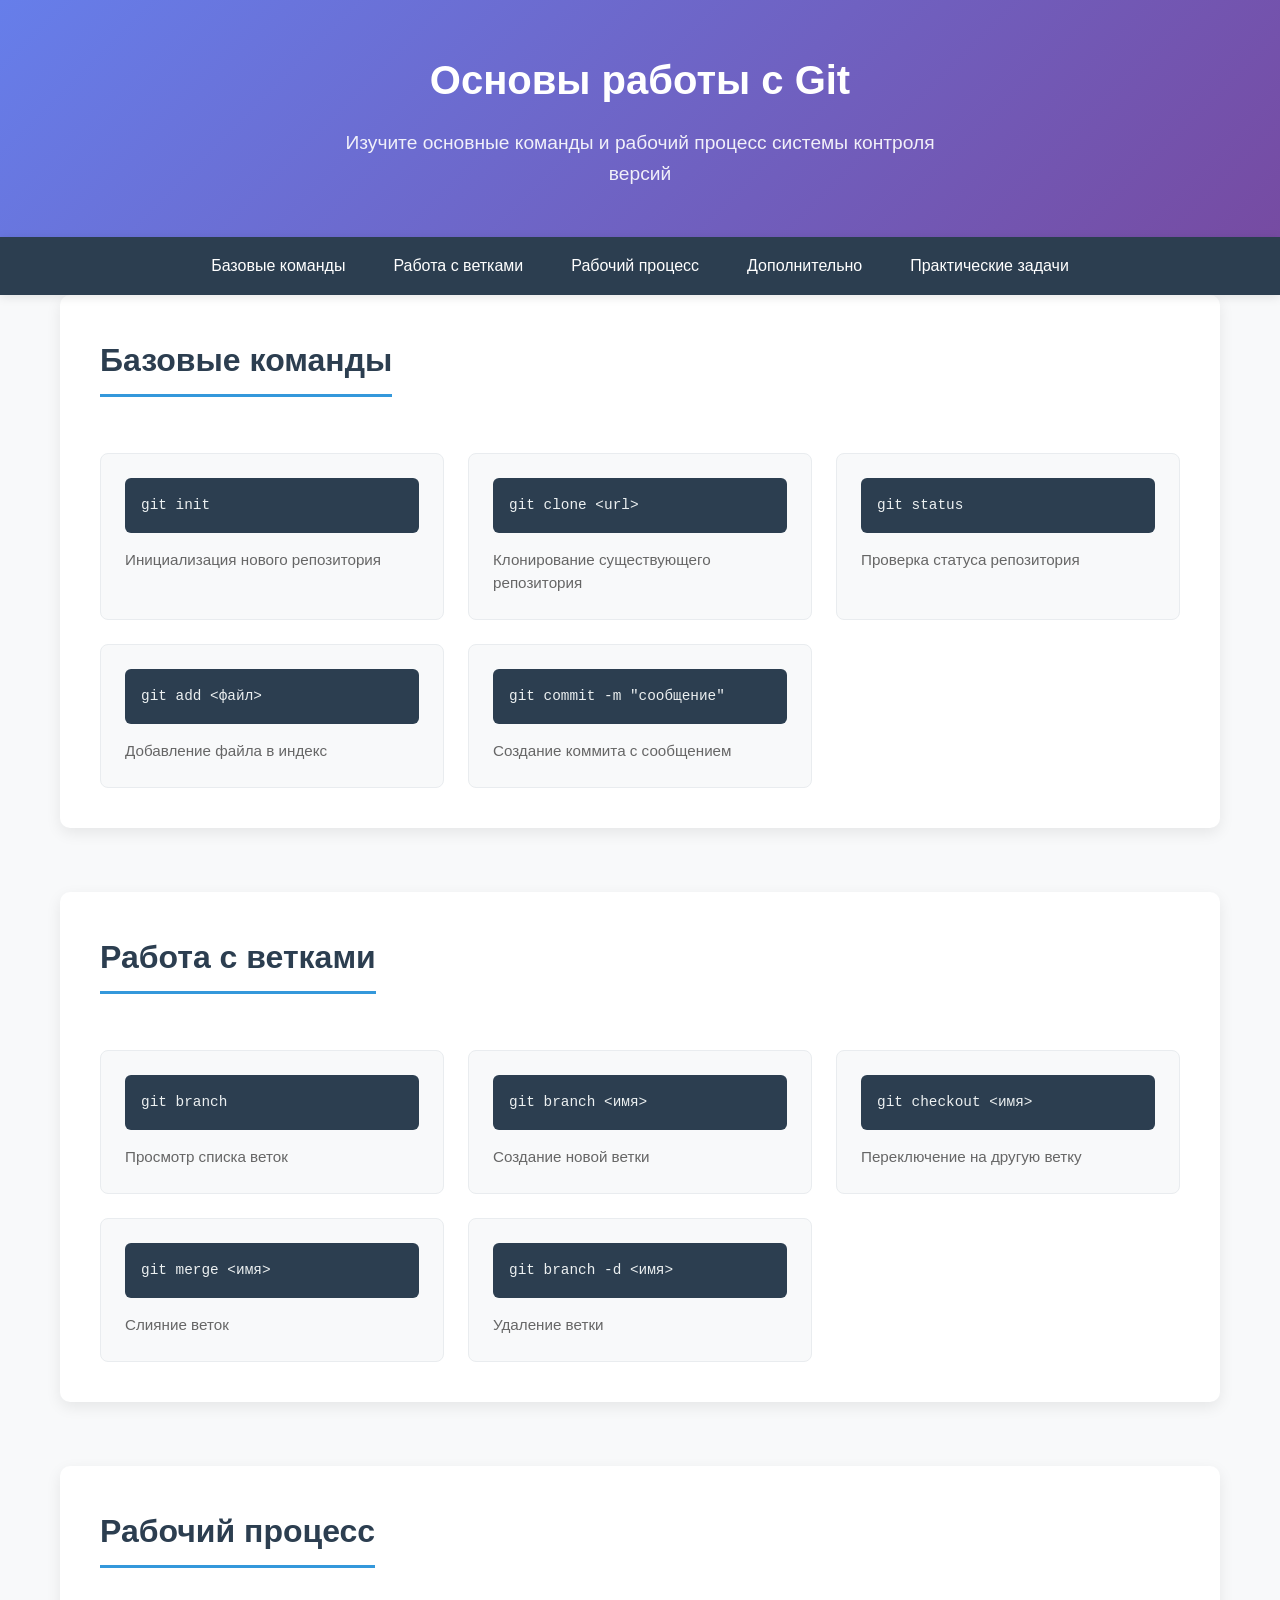
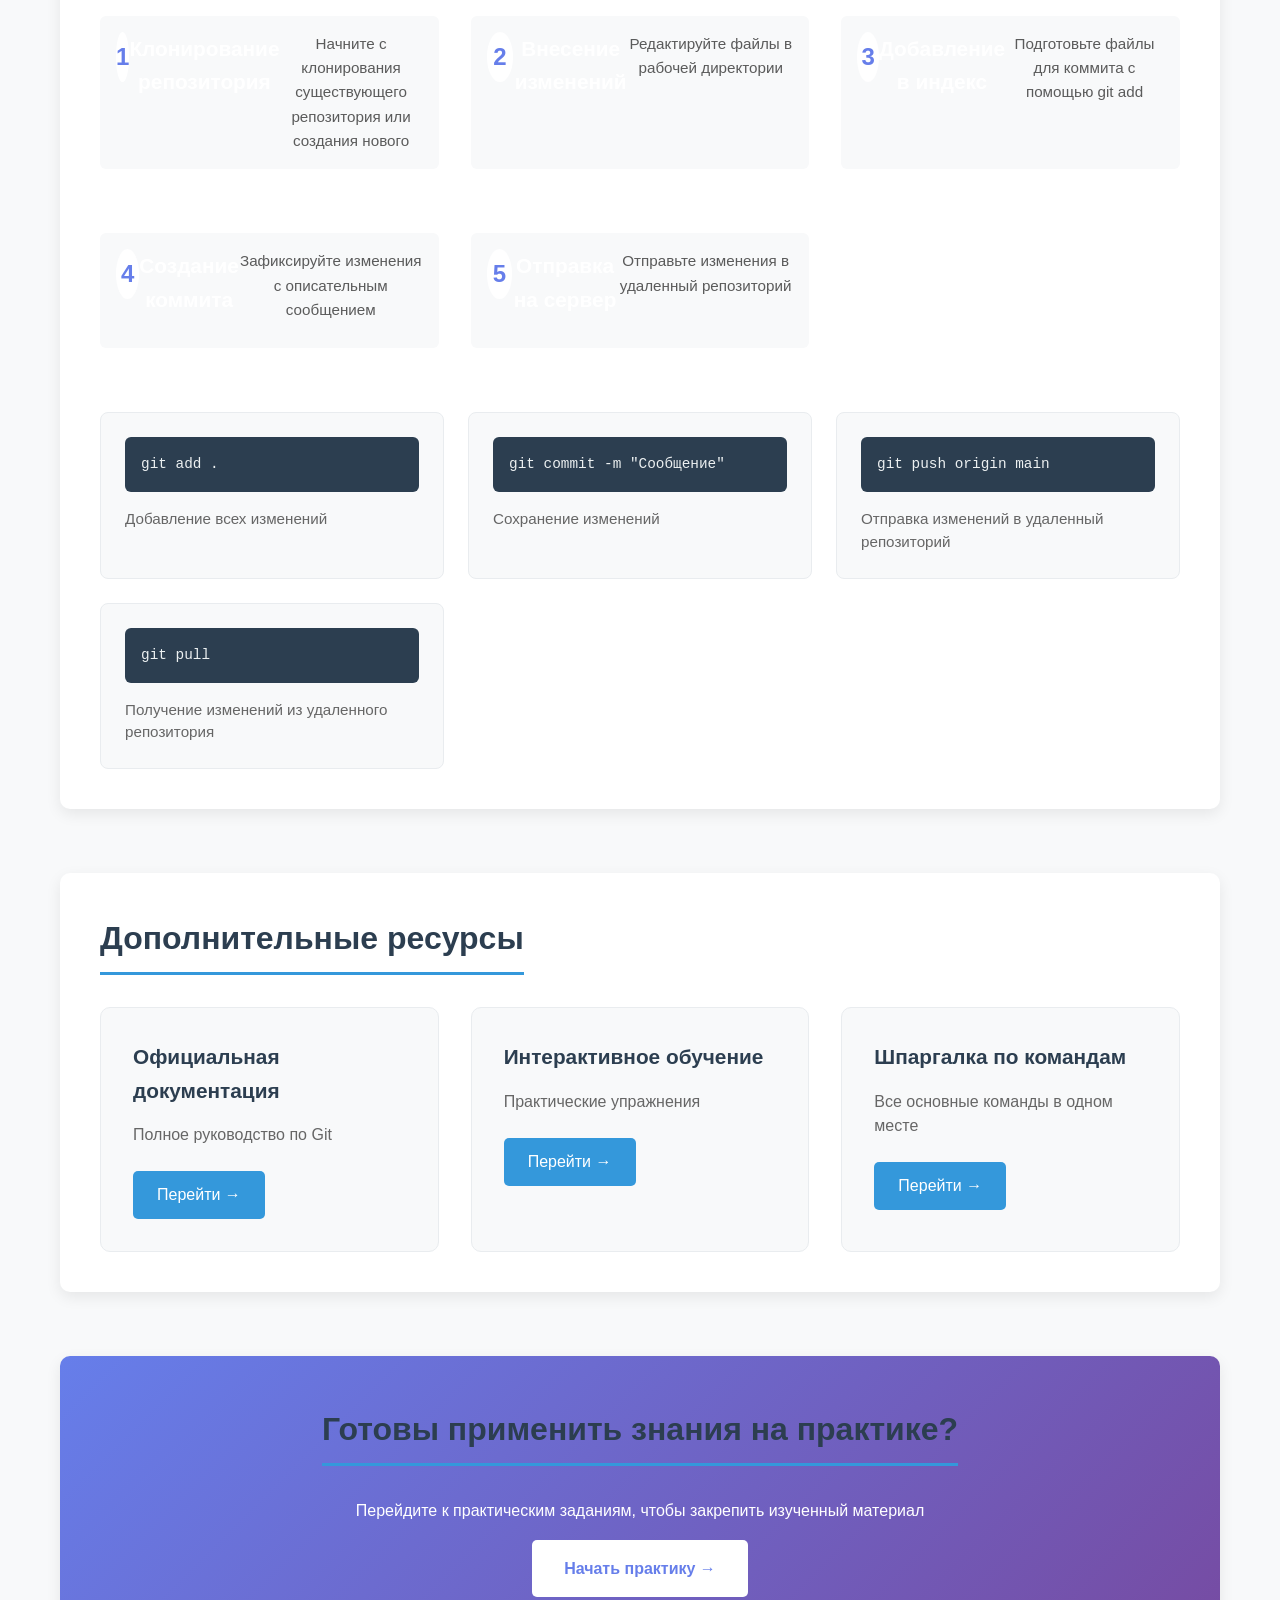
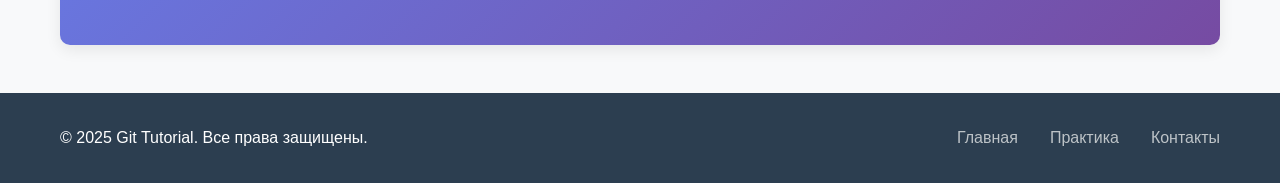
<file: index.html>
<!DOCTYPE html>
<html lang="ru">

<head>
    <meta charset="UTF-8">
    <meta name="viewport" content="width=device-width, initial-scale=1.0">
    <title>Основы Git</title>
    <link rel="stylesheet" href="style.css">
</head>

<body>
    <header>
        <div class="container">
            <h1>Основы работы с Git</h1>
            <p class="subtitle">Изучите основные команды и рабочий процесс системы контроля версий</p>
        </div>
    </header>

    <nav>
        <div class="container">
            <ul>
                <li><a href="#basics">Базовые команды</a></li>
                <li><a href="#branches">Работа с ветками</a></li>
                <li><a href="#workflow">Рабочий процесс</a></li>
                <li><a href="#resources">Дополнительно</a></li>
                <li><a href="practice.html">Практические задачи</a></li>
            </ul>
        </div>
    </nav>

    <main class="container">
        <section id="basics">
            <h2>Базовые команды</h2>
            <div class="command-block">
                <div class="command">
                    <pre><code>git init</code></pre>
                    <p>Инициализация нового репозитория</p>
                </div>
                <div class="command">
                    <pre><code>git clone &lt;url&gt;</code></pre>
                    <p>Клонирование существующего репозитория</p>
                </div>
                <div class="command">
                    <pre><code>git status</code></pre>
                    <p>Проверка статуса репозитория</p>
                </div>
                <div class="command">
                    <pre><code>git add &lt;файл&gt;</code></pre>
                    <p>Добавление файла в индекс</p>
                </div>
                <div class="command">
                    <pre><code>git commit -m "сообщение"</code></pre>
                    <p>Создание коммита с сообщением</p>
                </div>
            </div>
        </section>

        <section id="branches">
            <h2>Работа с ветками</h2>
            <div class="command-block">
                <div class="command">
                    <pre><code>git branch</code></pre>
                    <p>Просмотр списка веток</p>
                </div>
                <div class="command">
                    <pre><code>git branch &lt;имя&gt;</code></pre>
                    <p>Создание новой ветки</p>
                </div>
                <div class="command">
                    <pre><code>git checkout &lt;имя&gt;</code></pre>
                    <p>Переключение на другую ветку</p>
                </div>
                <div class="command">
                    <pre><code>git merge &lt;имя&gt;</code></pre>
                    <p>Слияние веток</p>
                </div>
                <div class="command">
                    <pre><code>git branch -d &lt;имя&gt;</code></pre>
                    <p>Удаление ветки</p>
                </div>
            </div>
        </section>

        <section id="workflow">
            <h2>Рабочий процесс</h2>
            <div class="workflow-steps">
                <div class="step">
                    <div class="step-number">1</div>
                    <h3>Клонирование репозитория</h3>
                    <p>Начните с клонирования существующего репозитория или создания нового</p>
                </div>
                <div class="step">
                    <div class="step-number">2</div>
                    <h3>Внесение изменений</h3>
                    <p>Редактируйте файлы в рабочей директории</p>
                </div>
                <div class="step">
                    <div class="step-number">3</div>
                    <h3>Добавление в индекс</h3>
                    <p>Подготовьте файлы для коммита с помощью git add</p>
                </div>
                <div class="step">
                    <div class="step-number">4</div>
                    <h3>Создание коммита</h3>
                    <p>Зафиксируйте изменения с описательным сообщением</p>
                </div>
                <div class="step">
                    <div class="step-number">5</div>
                    <h3>Отправка на сервер</h3>
                    <p>Отправьте изменения в удаленный репозиторий</p>
                </div>
            </div>

            <div class="command-block">
                <div class="command">
                    <pre><code>git add .</code></pre>
                    <p>Добавление всех изменений</p>
                </div>
                <div class="command">
                    <pre><code>git commit -m "Сообщение"</code></pre>
                    <p>Сохранение изменений</p>
                </div>
                <div class="command">
                    <pre><code>git push origin main</code></pre>
                    <p>Отправка изменений в удаленный репозиторий</p>
                </div>
                <div class="command">
                    <pre><code>git pull</code></pre>
                    <p>Получение изменений из удаленного репозитория</p>
                </div>
            </div>
        </section>

        <section id="resources">
            <h2>Дополнительные ресурсы</h2>
            <div class="resources-grid">
                <div class="resource-card">
                    <h3>Официальная документация</h3>
                    <p>Полное руководство по Git</p>
                    <a href="https://git-scm.com/doc" target="_blank" class="resource-link">Перейти →</a>
                </div>
                <div class="resource-card">
                    <h3>Интерактивное обучение</h3>
                    <p>Практические упражнения</p>
                    <a href="https://learngitbranching.js.org/" target="_blank" class="resource-link">Перейти →</a>
                </div>
                <div class="resource-card">
                    <h3>Шпаргалка по командам</h3>
                    <p>Все основные команды в одном месте</p>
                    <a href="https://training.github.com/" target="_blank" class="resource-link">Перейти →</a>
                </div>
            </div>
        </section>

        <section class="cta-section">
            <h2>Готовы применить знания на практике?</h2>
            <p>Перейдите к практическим заданиям, чтобы закрепить изученный материал</p>
            <a href="practice.html" class="cta-button">Начать практику →</a>
        </section>
    </main>

    <footer>
        <div class="container">
            <p>&copy; 2025 Git Tutorial. Все права защищены.</p>
            <div class="footer-links">
                <a href="index.html">Главная</a>
                <a href="practice.html">Практика</a>
                <a href="#">Контакты</a>
            </div>
        </div>
    </footer>
</body>

</html>
</file>
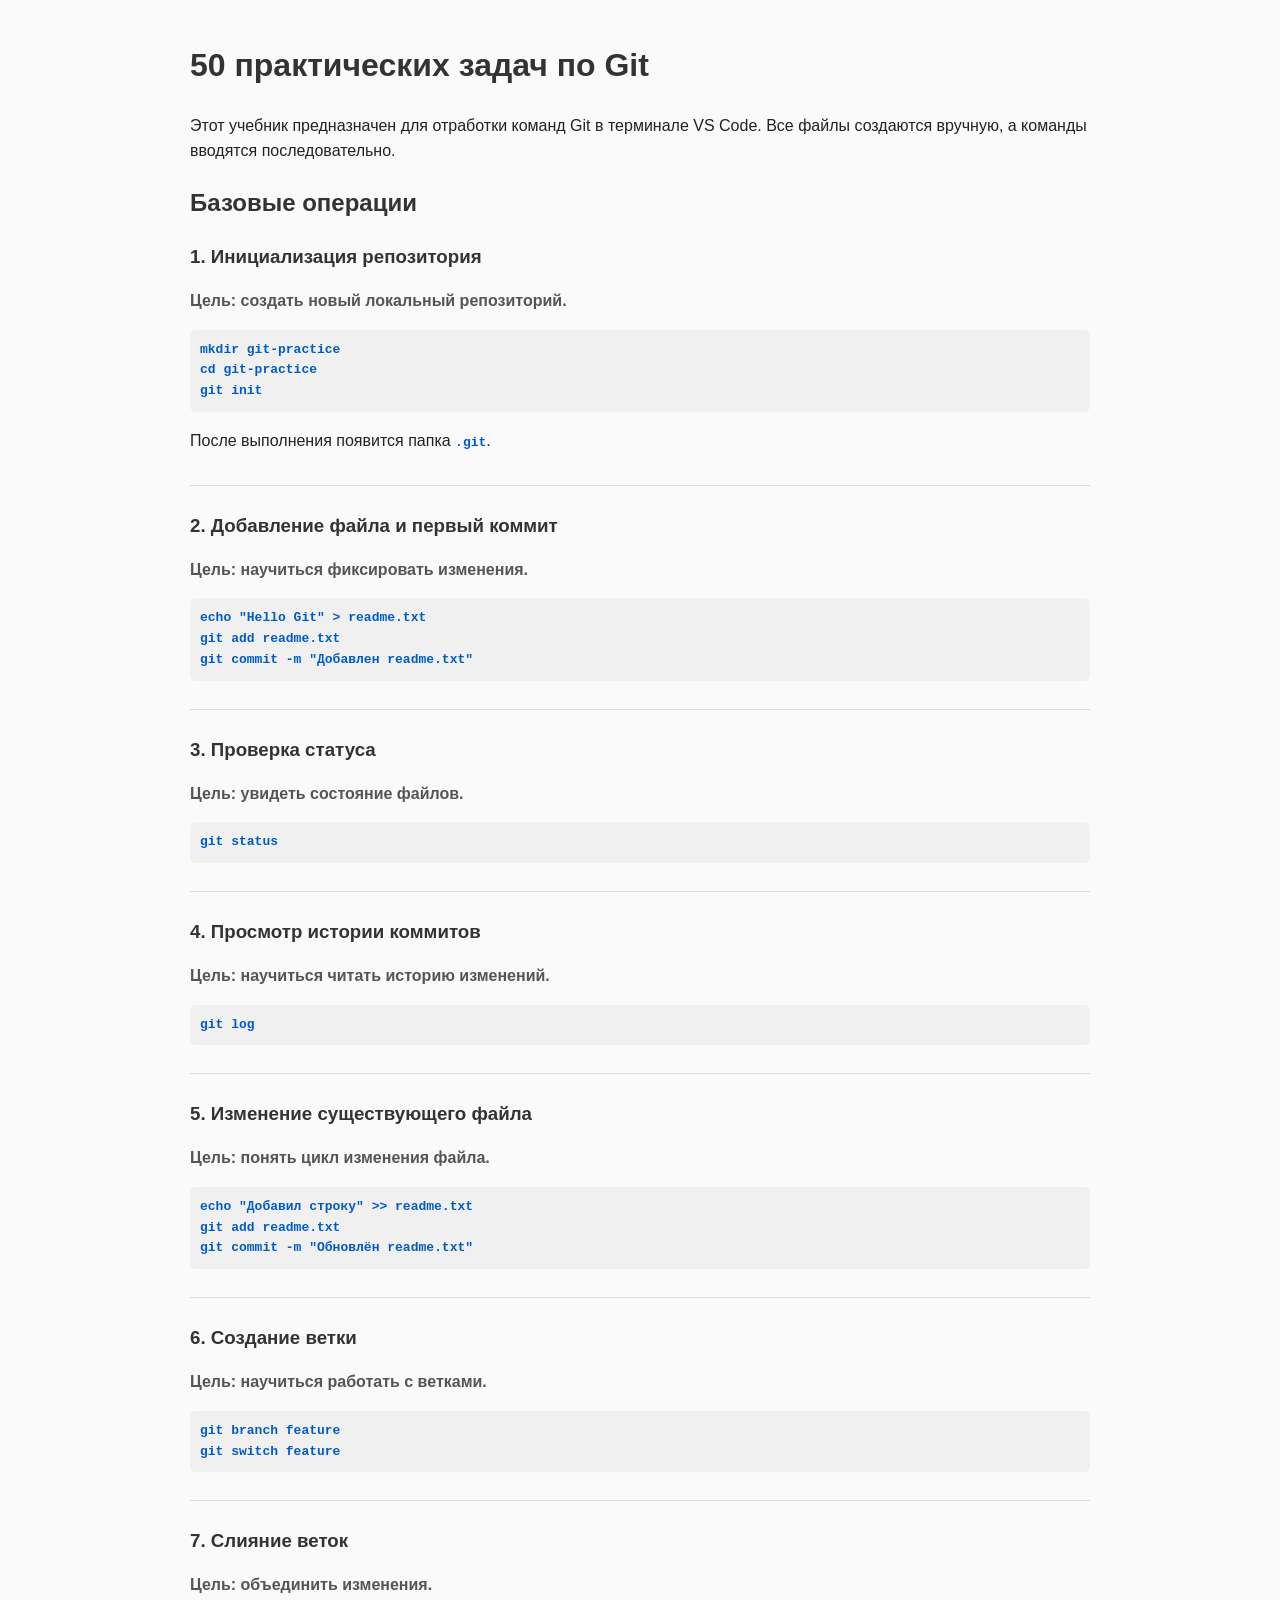
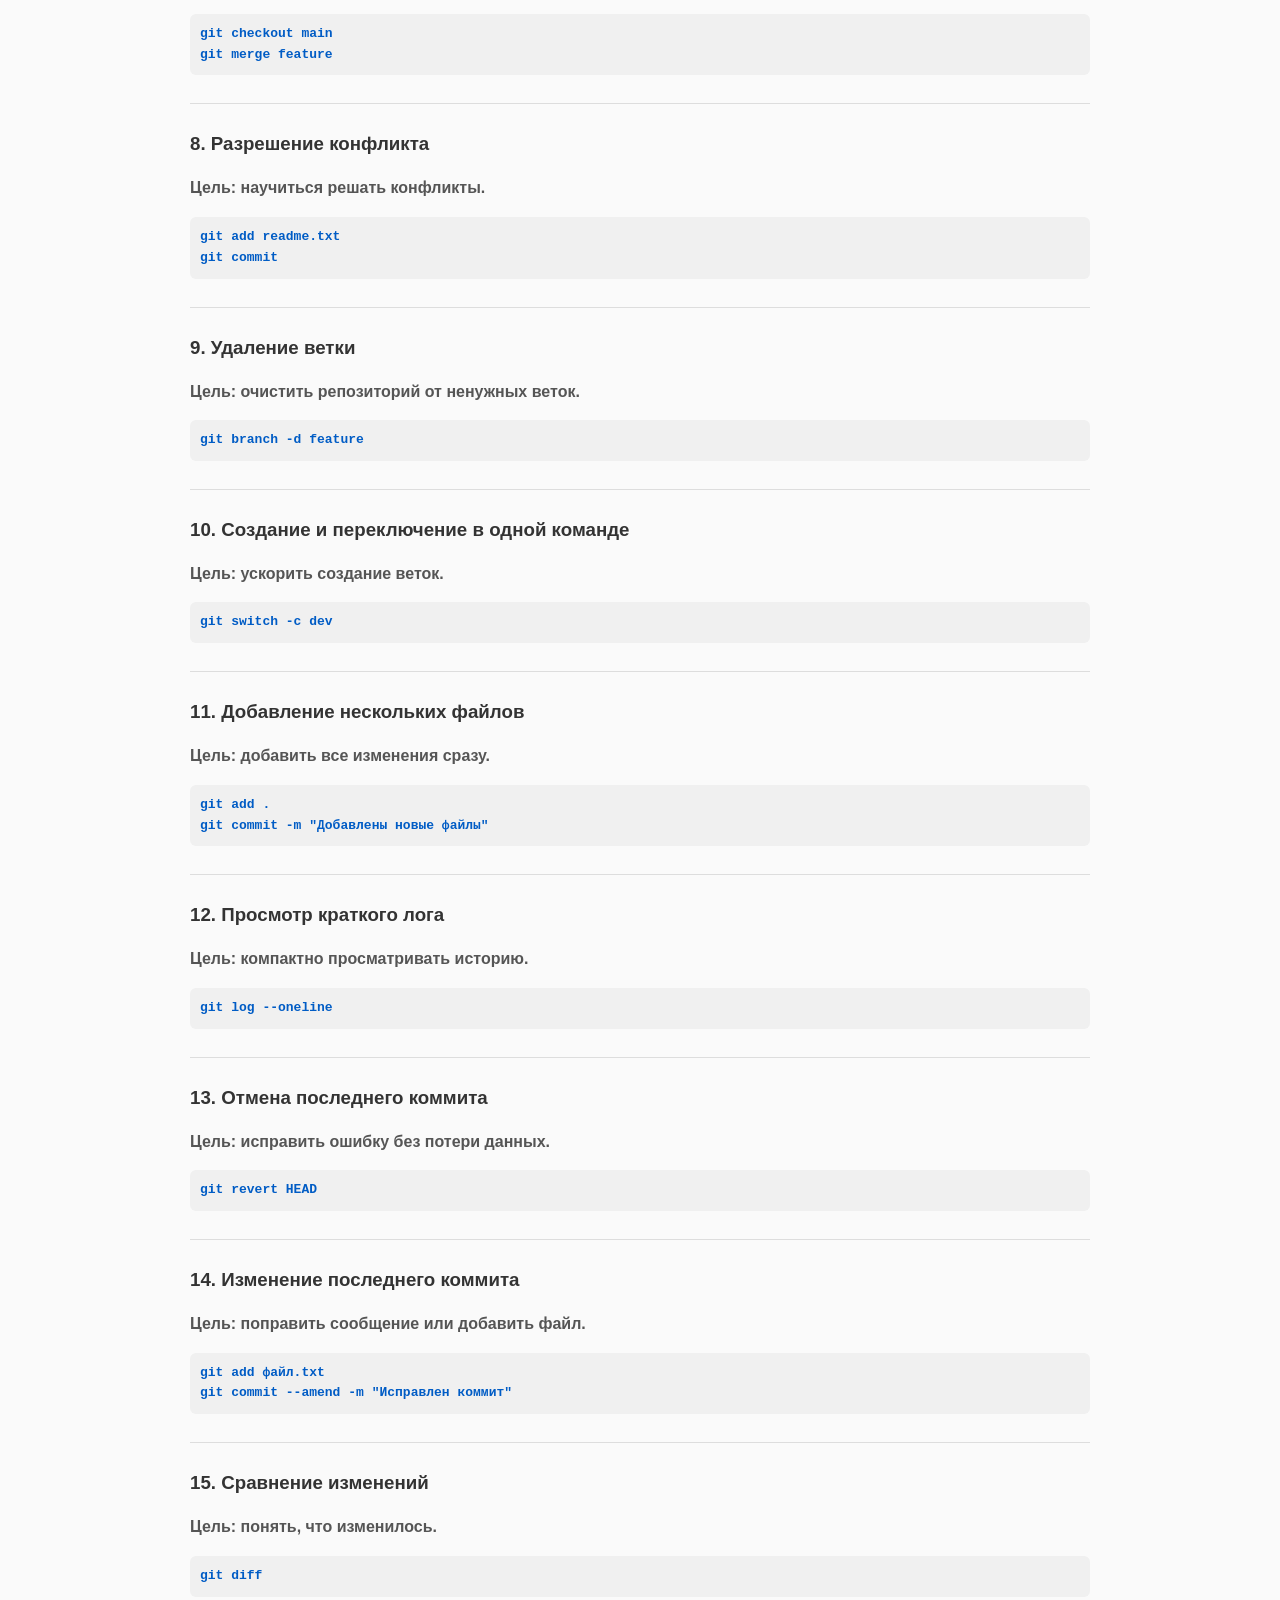
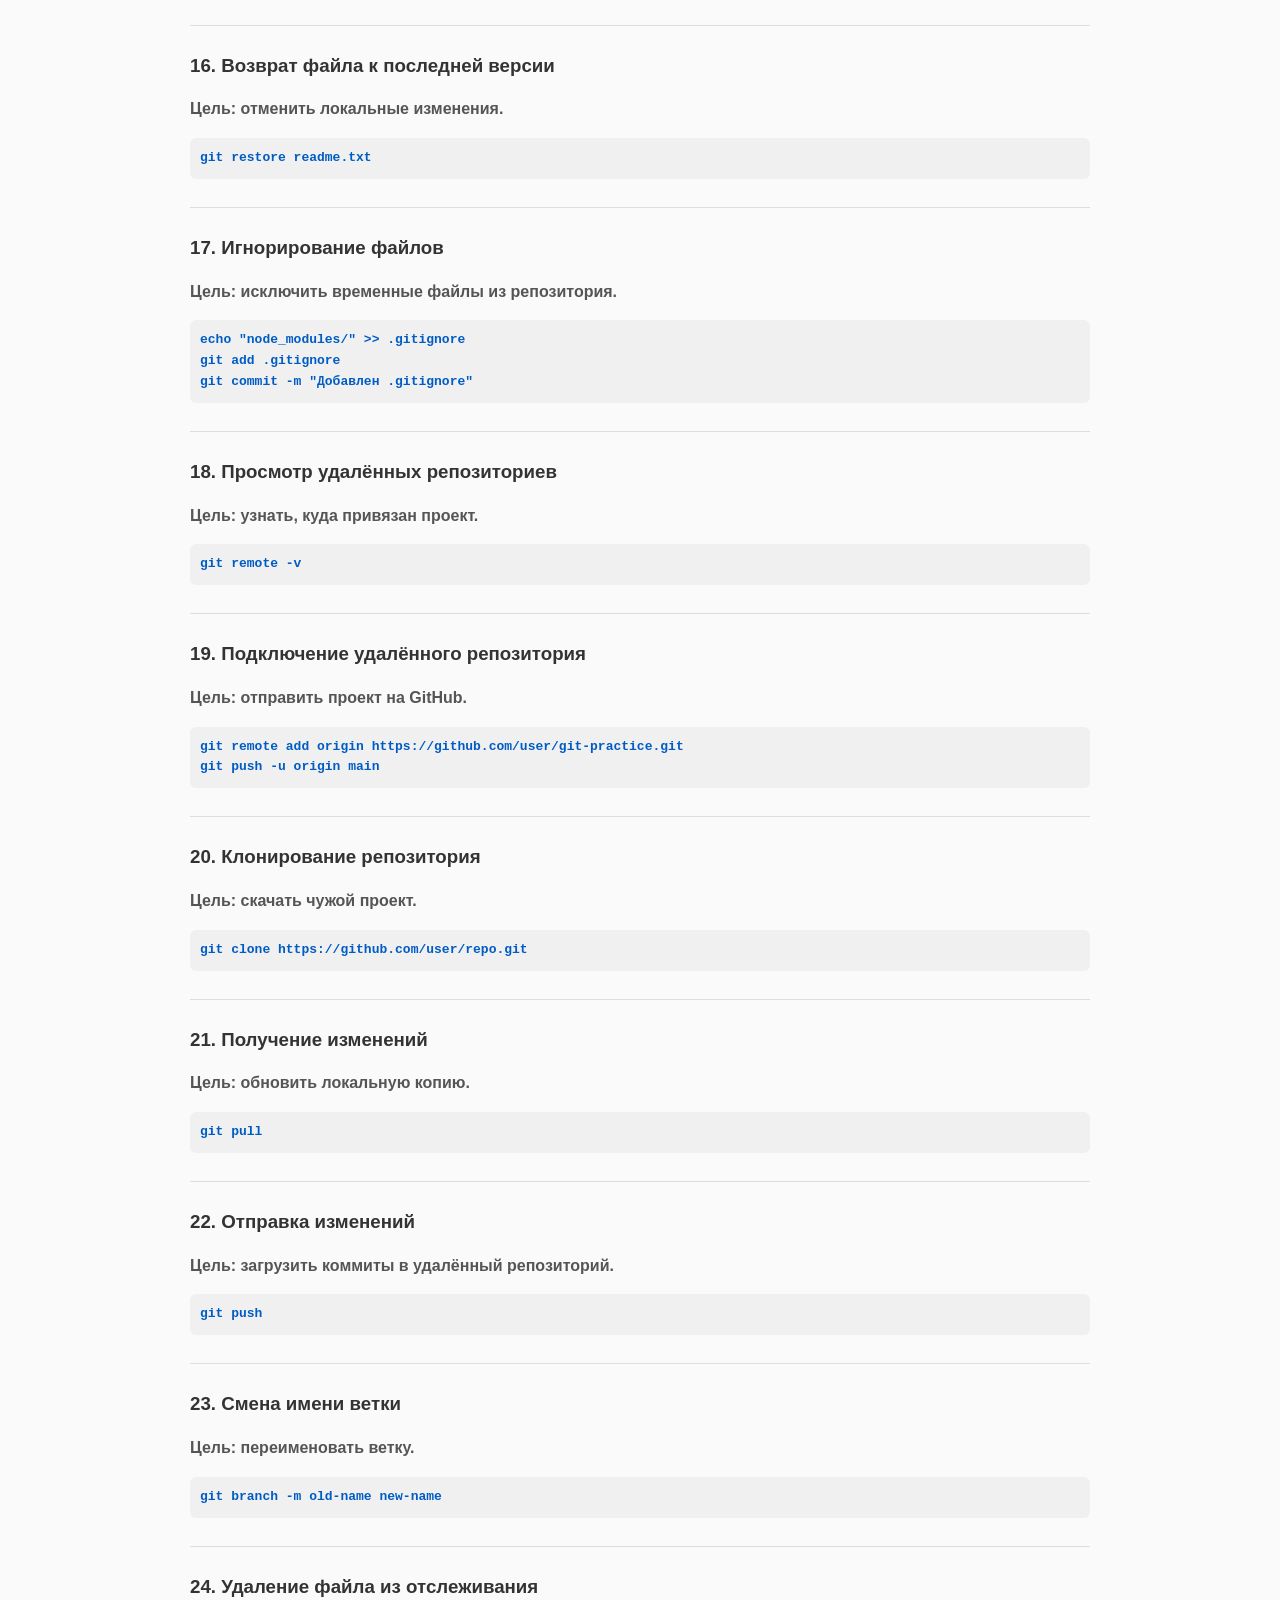
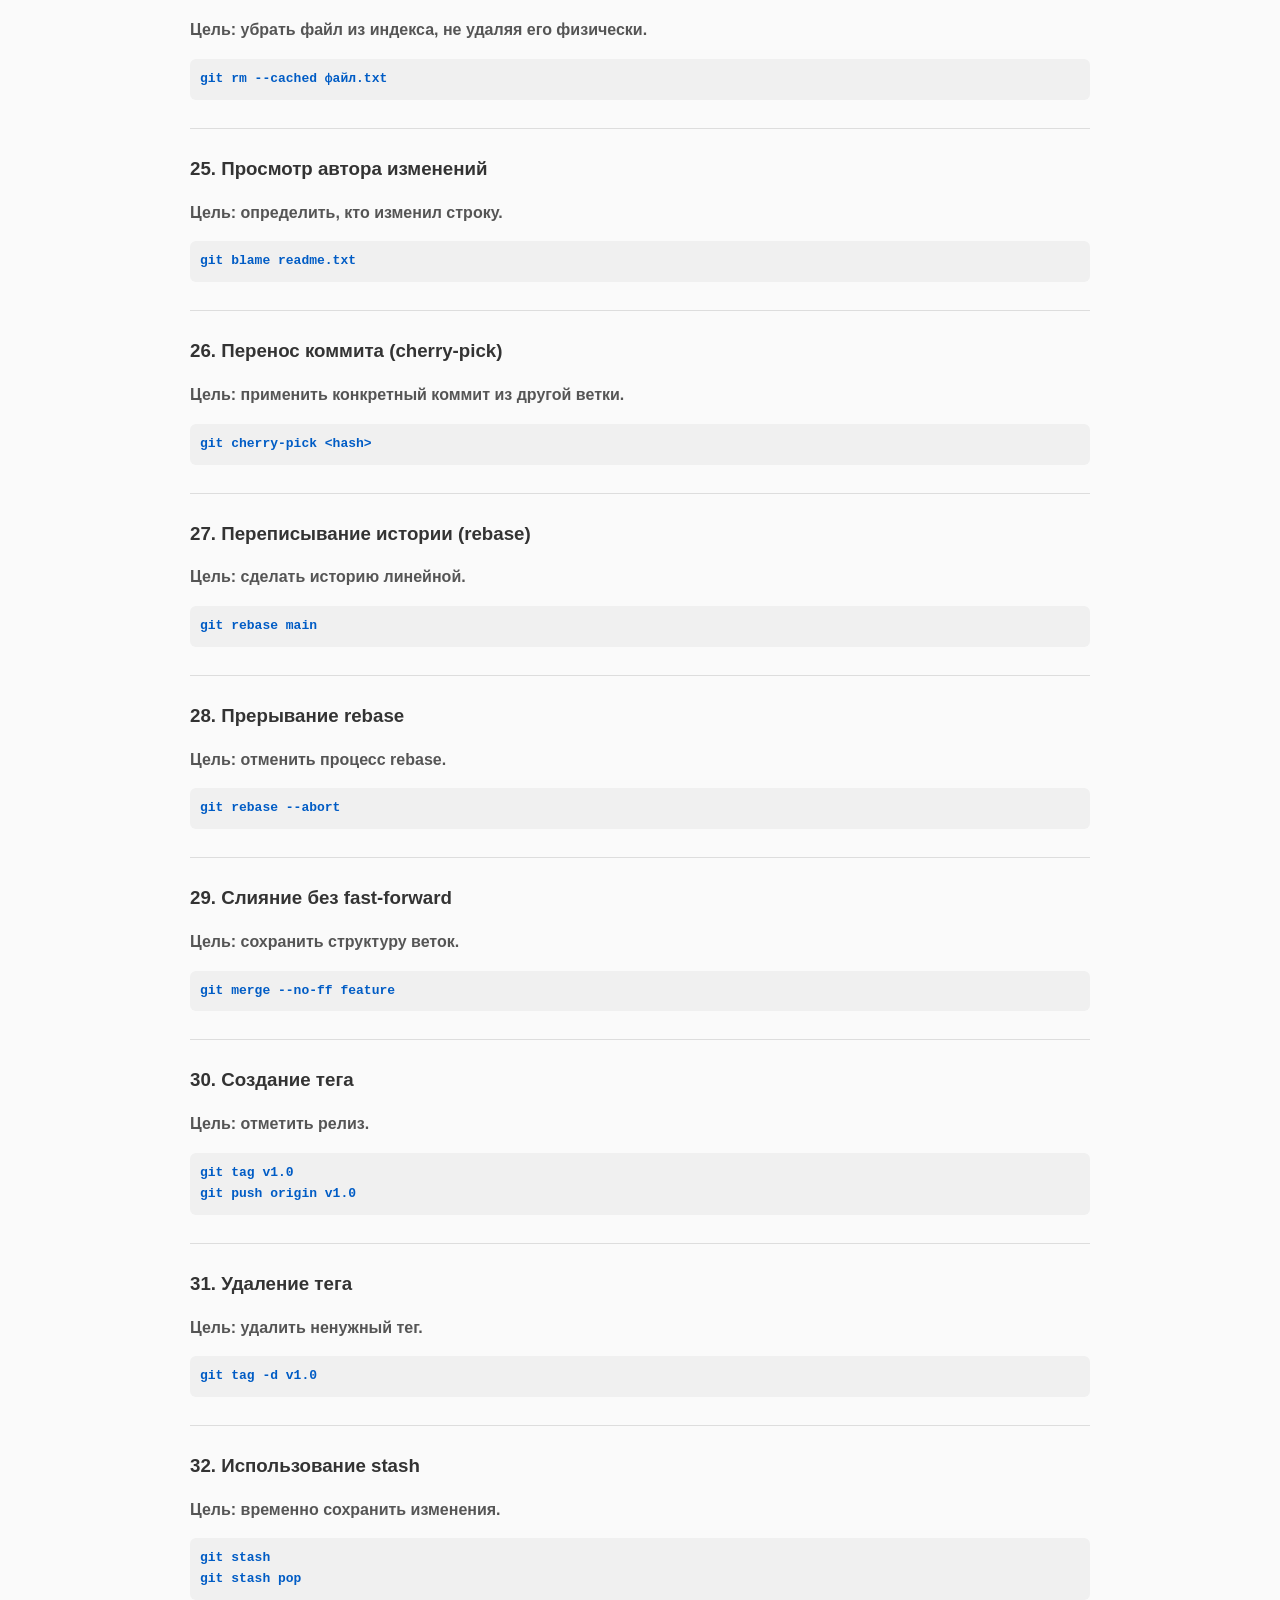
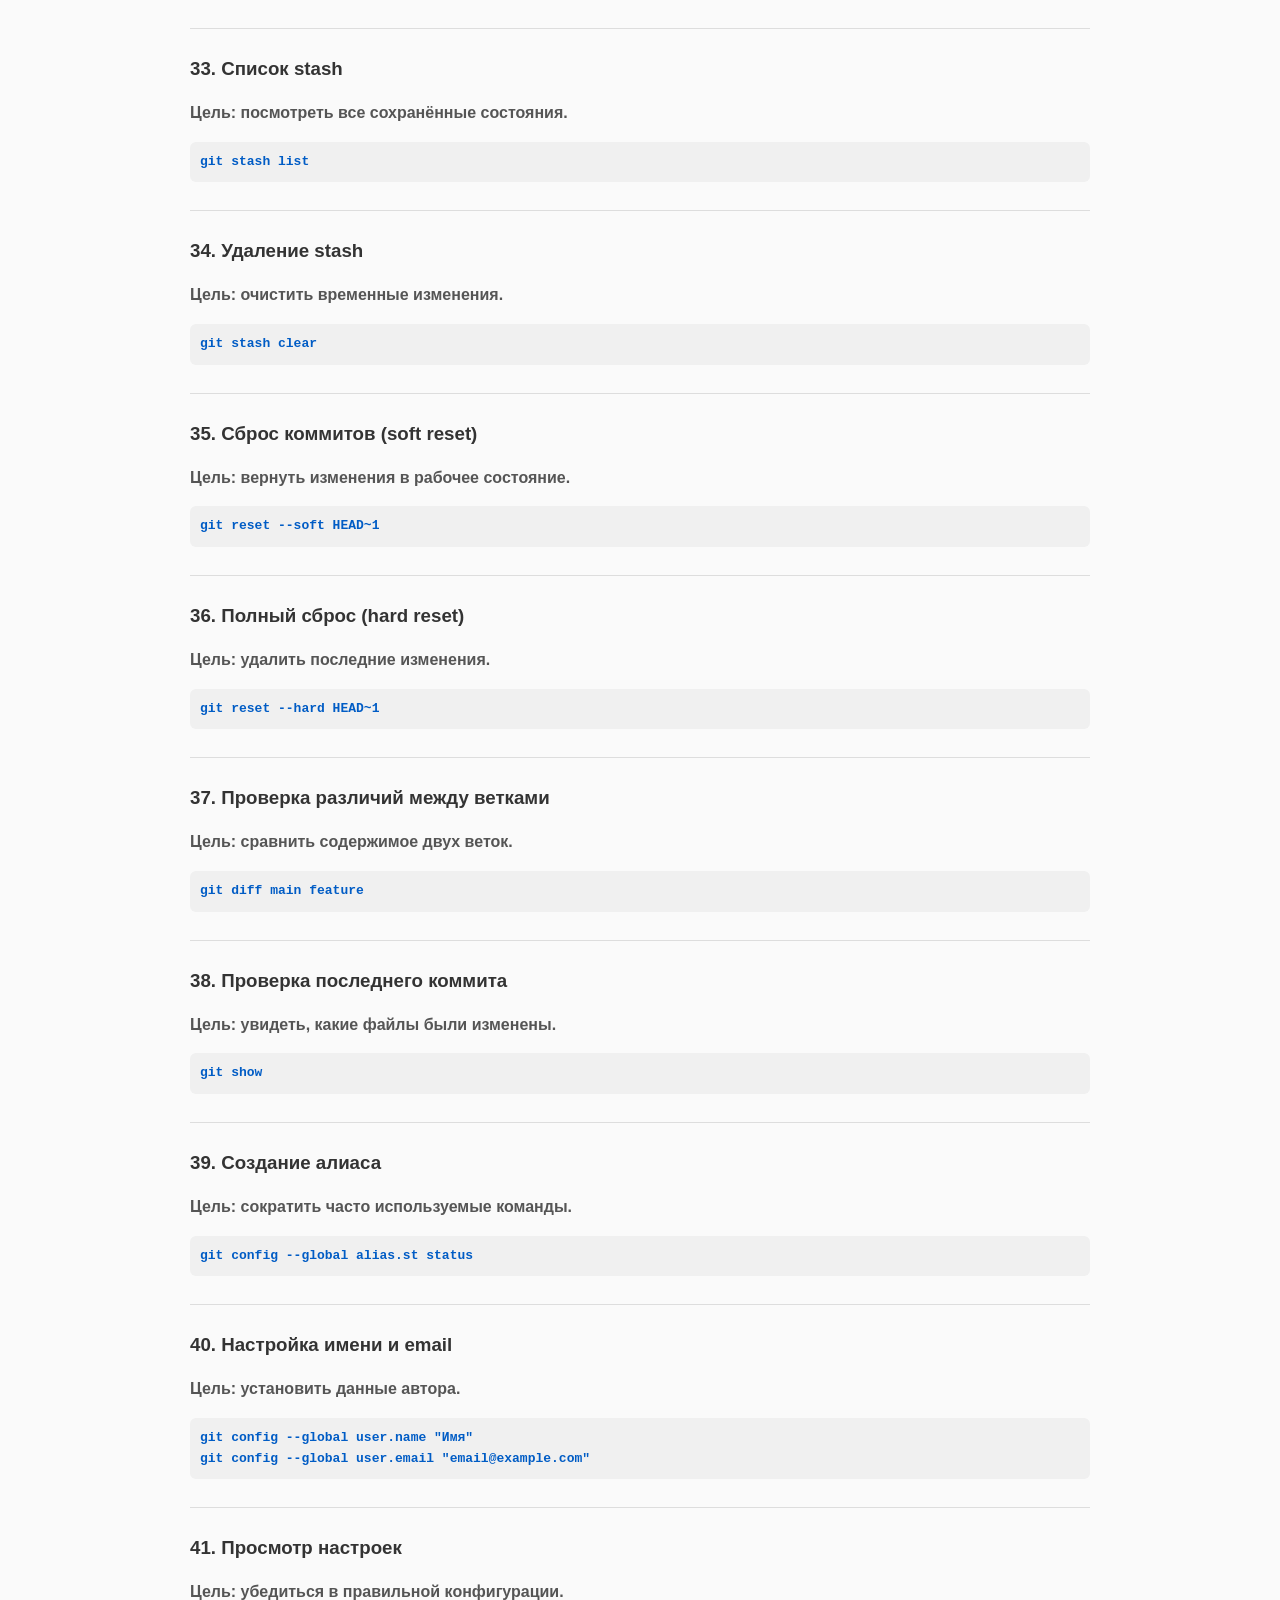
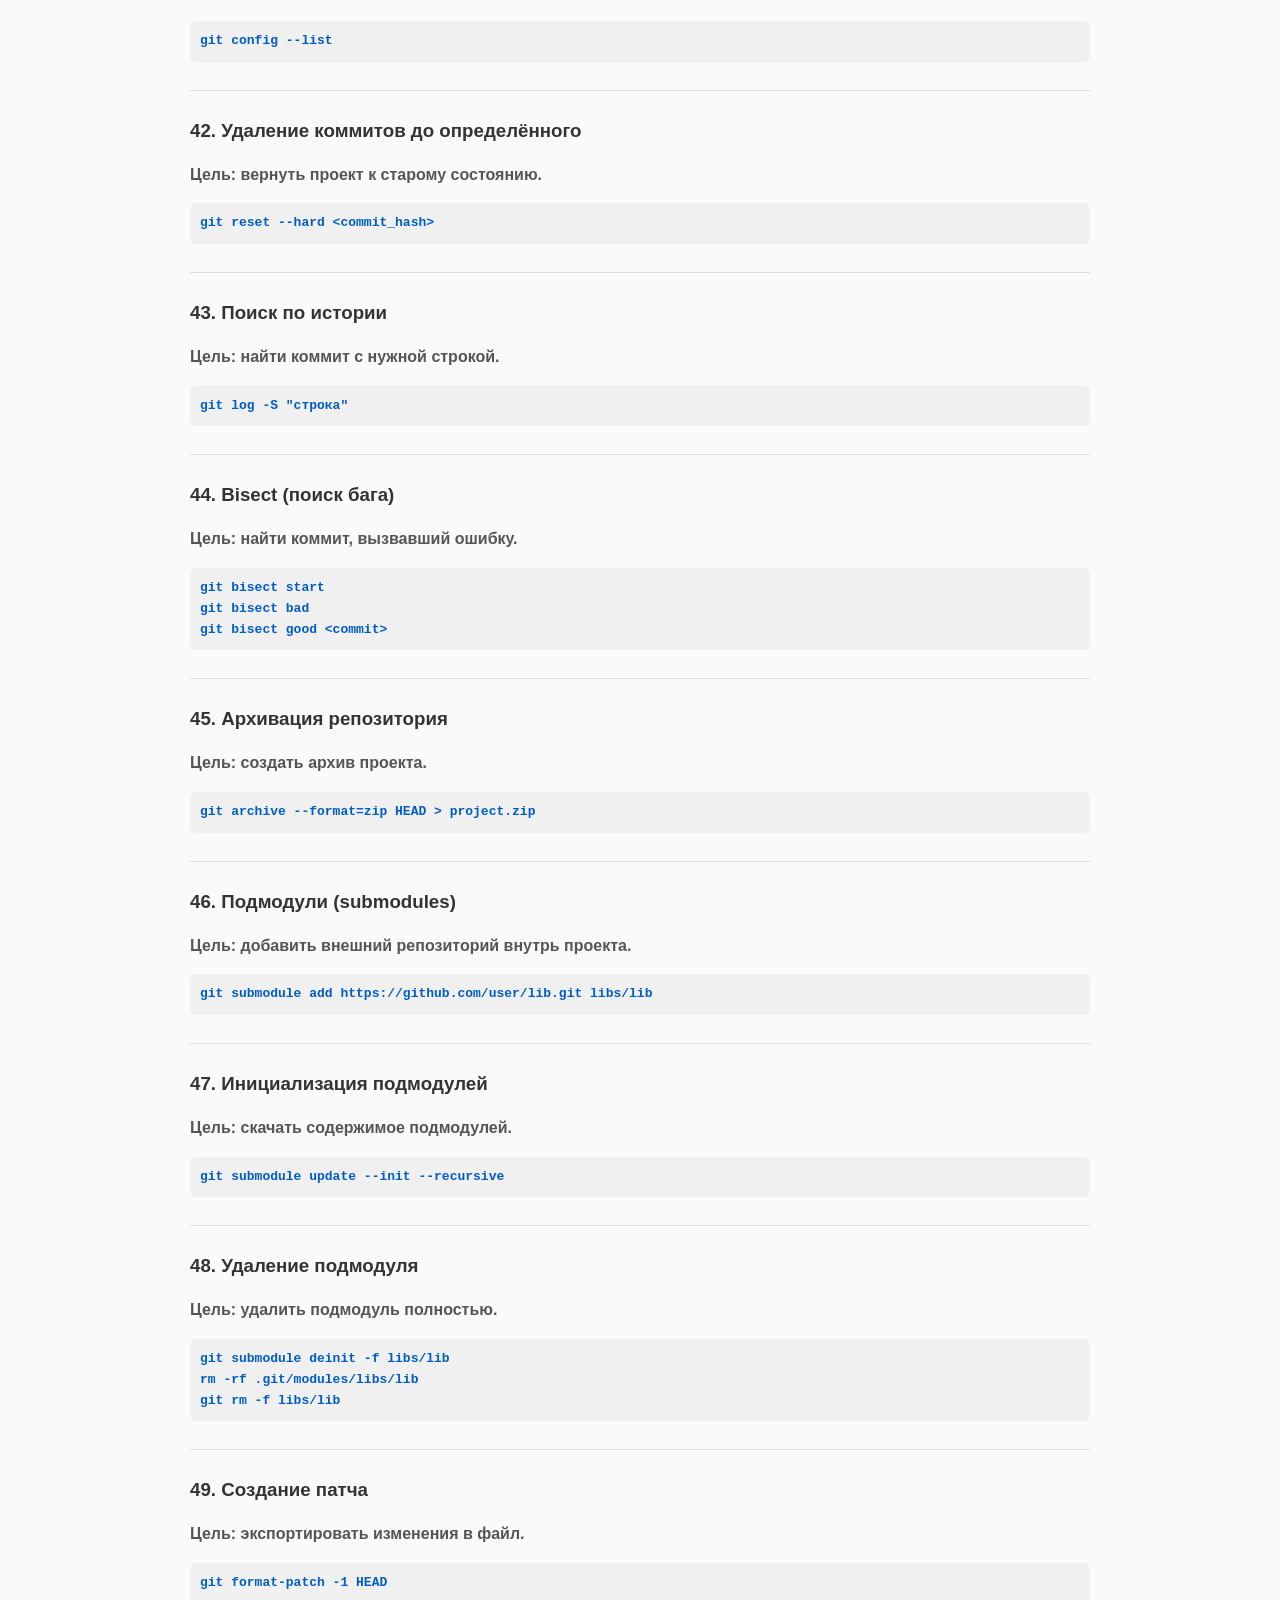
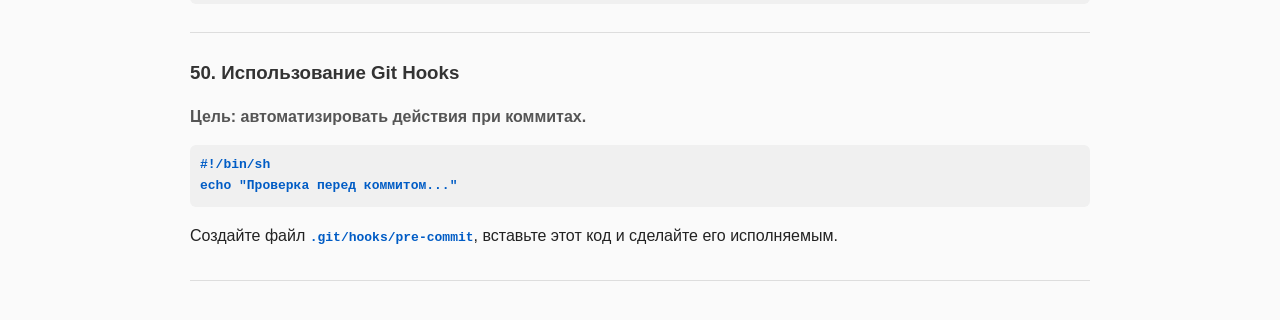
<file: git.html>
<!DOCTYPE html><html lang="ru">
<head>
  <meta charset="UTF-8" />
  <meta name="viewport" content="width=device-width, initial-scale=1.0" />
  <title>50 практических задач по Git</title>
  <style>
    body {
      font-family: Arial, sans-serif;
      margin: 40px auto;
      max-width: 900px;
      line-height: 1.6;
      background: #fafafa;
      color: #222;
    }
    h1, h2, h3 {
      color: #333;
    }
    pre {
      background: #f0f0f0;
      padding: 10px;
      border-radius: 6px;
      overflow-x: auto;
    }
    .task {
      margin-bottom: 25px;
      padding-bottom: 15px;
      border-bottom: 1px solid #ddd;
    }
    .task h3 {
      margin-bottom: 5px;
    }
    .goal {
      font-weight: bold;
      color: #555;
    }
    code {
      color: #005cc5;
      font-weight: bold;
    }
  </style>
</head>
<body>
  <h1>50 практических задач по Git</h1>
  <p>Этот учебник предназначен для отработки команд Git в терминале VS Code. Все файлы создаются вручную, а команды вводятся последовательно.</p>  <h2>Базовые операции</h2>
  <div class="task"><h3>1. Инициализация репозитория</h3><p class="goal">Цель: создать новый локальный репозиторий.</p><pre><code>mkdir git-practice
cd git-practice
git init</code></pre><p>После выполнения появится папка <code>.git</code>.</p></div>  <div class="task"><h3>2. Добавление файла и первый коммит</h3><p class="goal">Цель: научиться фиксировать изменения.</p><pre><code>echo "Hello Git" > readme.txt
git add readme.txt
git commit -m "Добавлен readme.txt"</code></pre></div>  <div class="task"><h3>3. Проверка статуса</h3><p class="goal">Цель: увидеть состояние файлов.</p><pre><code>git status</code></pre></div>  <div class="task"><h3>4. Просмотр истории коммитов</h3><p class="goal">Цель: научиться читать историю изменений.</p><pre><code>git log</code></pre></div>  <div class="task"><h3>5. Изменение существующего файла</h3><p class="goal">Цель: понять цикл изменения файла.</p><pre><code>echo "Добавил строку" >> readme.txt
git add readme.txt
git commit -m "Обновлён readme.txt"</code></pre></div>  <div class="task"><h3>6. Создание ветки</h3><p class="goal">Цель: научиться работать с ветками.</p><pre><code>git branch feature
git switch feature</code></pre></div>  <div class="task"><h3>7. Слияние веток</h3><p class="goal">Цель: объединить изменения.</p><pre><code>git checkout main
git merge feature</code></pre></div>  <div class="task"><h3>8. Разрешение конфликта</h3><p class="goal">Цель: научиться решать конфликты.</p><pre><code>git add readme.txt
git commit</code></pre></div>  <div class="task"><h3>9. Удаление ветки</h3><p class="goal">Цель: очистить репозиторий от ненужных веток.</p><pre><code>git branch -d feature</code></pre></div>  <div class="task"><h3>10. Создание и переключение в одной команде</h3><p class="goal">Цель: ускорить создание веток.</p><pre><code>git switch -c dev</code></pre></div>  <div class="task"><h3>11. Добавление нескольких файлов</h3><p class="goal">Цель: добавить все изменения сразу.</p><pre><code>git add .
git commit -m "Добавлены новые файлы"</code></pre></div>  <div class="task"><h3>12. Просмотр краткого лога</h3><p class="goal">Цель: компактно просматривать историю.</p><pre><code>git log --oneline</code></pre></div>  <div class="task"><h3>13. Отмена последнего коммита</h3><p class="goal">Цель: исправить ошибку без потери данных.</p><pre><code>git revert HEAD</code></pre></div>  <div class="task"><h3>14. Изменение последнего коммита</h3><p class="goal">Цель: поправить сообщение или добавить файл.</p><pre><code>git add файл.txt
git commit --amend -m "Исправлен коммит"</code></pre></div>  <div class="task"><h3>15. Сравнение изменений</h3><p class="goal">Цель: понять, что изменилось.</p><pre><code>git diff</code></pre></div>  <div class="task"><h3>16. Возврат файла к последней версии</h3><p class="goal">Цель: отменить локальные изменения.</p><pre><code>git restore readme.txt</code></pre></div>  <div class="task"><h3>17. Игнорирование файлов</h3><p class="goal">Цель: исключить временные файлы из репозитория.</p><pre><code>echo "node_modules/" >> .gitignore
git add .gitignore
git commit -m "Добавлен .gitignore"</code></pre></div>  <div class="task"><h3>18. Просмотр удалённых репозиториев</h3><p class="goal">Цель: узнать, куда привязан проект.</p><pre><code>git remote -v</code></pre></div>  <div class="task"><h3>19. Подключение удалённого репозитория</h3><p class="goal">Цель: отправить проект на GitHub.</p><pre><code>git remote add origin https://github.com/user/git-practice.git
git push -u origin main</code></pre></div>  <div class="task"><h3>20. Клонирование репозитория</h3><p class="goal">Цель: скачать чужой проект.</p><pre><code>git clone https://github.com/user/repo.git</code></pre></div>  <div class="task"><h3>21. Получение изменений</h3><p class="goal">Цель: обновить локальную копию.</p><pre><code>git pull</code></pre></div>  <div class="task"><h3>22. Отправка изменений</h3><p class="goal">Цель: загрузить коммиты в удалённый репозиторий.</p><pre><code>git push</code></pre></div>  <div class="task"><h3>23. Смена имени ветки</h3><p class="goal">Цель: переименовать ветку.</p><pre><code>git branch -m old-name new-name</code></pre></div>  <div class="task"><h3>24. Удаление файла из отслеживания</h3><p class="goal">Цель: убрать файл из индекса, не удаляя его физически.</p><pre><code>git rm --cached файл.txt</code></pre></div>  <div class="task"><h3>25. Просмотр автора изменений</h3><p class="goal">Цель: определить, кто изменил строку.</p><pre><code>git blame readme.txt</code></pre></div>  <div class="task"><h3>26. Перенос коммита (cherry-pick)</h3><p class="goal">Цель: применить конкретный коммит из другой ветки.</p><pre><code>git cherry-pick &lt;hash&gt;</code></pre></div>  <div class="task"><h3>27. Переписывание истории (rebase)</h3><p class="goal">Цель: сделать историю линейной.</p><pre><code>git rebase main</code></pre></div>  <div class="task"><h3>28. Прерывание rebase</h3><p class="goal">Цель: отменить процесс rebase.</p><pre><code>git rebase --abort</code></pre></div>  <div class="task"><h3>29. Слияние без fast-forward</h3><p class="goal">Цель: сохранить структуру веток.</p><pre><code>git merge --no-ff feature</code></pre></div>  <div class="task"><h3>30. Создание тега</h3><p class="goal">Цель: отметить релиз.</p><pre><code>git tag v1.0
git push origin v1.0</code></pre></div>  <div class="task"><h3>31. Удаление тега</h3><p class="goal">Цель: удалить ненужный тег.</p><pre><code>git tag -d v1.0</code></pre></div>  <div class="task"><h3>32. Использование stash</h3><p class="goal">Цель: временно сохранить изменения.</p><pre><code>git stash
git stash pop</code></pre></div>  <div class="task"><h3>33. Список stash</h3><p class="goal">Цель: посмотреть все сохранённые состояния.</p><pre><code>git stash list</code></pre></div>  <div class="task"><h3>34. Удаление stash</h3><p class="goal">Цель: очистить временные изменения.</p><pre><code>git stash clear</code></pre></div>  <div class="task"><h3>35. Сброс коммитов (soft reset)</h3><p class="goal">Цель: вернуть изменения в рабочее состояние.</p><pre><code>git reset --soft HEAD~1</code></pre></div>  <div class="task"><h3>36. Полный сброс (hard reset)</h3><p class="goal">Цель: удалить последние изменения.</p><pre><code>git reset --hard HEAD~1</code></pre></div>  <div class="task"><h3>37. Проверка различий между ветками</h3><p class="goal">Цель: сравнить содержимое двух веток.</p><pre><code>git diff main feature</code></pre></div>  <div class="task"><h3>38. Проверка последнего коммита</h3><p class="goal">Цель: увидеть, какие файлы были изменены.</p><pre><code>git show</code></pre></div>  <div class="task"><h3>39. Создание алиаса</h3><p class="goal">Цель: сократить часто используемые команды.</p><pre><code>git config --global alias.st status</code></pre></div>  <div class="task"><h3>40. Настройка имени и email</h3><p class="goal">Цель: установить данные автора.</p><pre><code>git config --global user.name "Имя"
git config --global user.email "email@example.com"</code></pre></div>  <div class="task"><h3>41. Просмотр настроек</h3><p class="goal">Цель: убедиться в правильной конфигурации.</p><pre><code>git config --list</code></pre></div>  <div class="task"><h3>42. Удаление коммитов до определённого</h3><p class="goal">Цель: вернуть проект к старому состоянию.</p><pre><code>git reset --hard &lt;commit_hash&gt;</code></pre></div>  <div class="task"><h3>43. Поиск по истории</h3><p class="goal">Цель: найти коммит с нужной строкой.</p><pre><code>git log -S "строка"</code></pre></div>  <div class="task"><h3>44. Bisect (поиск бага)</h3><p class="goal">Цель: найти коммит, вызвавший ошибку.</p><pre><code>git bisect start
git bisect bad
git bisect good &lt;commit&gt;</code></pre></div>  <div class="task"><h3>45. Архивация репозитория</h3><p class="goal">Цель: создать архив проекта.</p><pre><code>git archive --format=zip HEAD > project.zip</code></pre></div>  <div class="task"><h3>46. Подмодули (submodules)</h3><p class="goal">Цель: добавить внешний репозиторий внутрь проекта.</p><pre><code>git submodule add https://github.com/user/lib.git libs/lib</code></pre></div>  <div class="task"><h3>47. Инициализация подмодулей</h3><p class="goal">Цель: скачать содержимое подмодулей.</p><pre><code>git submodule update --init --recursive</code></pre></div>  <div class="task"><h3>48. Удаление подмодуля</h3><p class="goal">Цель: удалить подмодуль полностью.</p><pre><code>git submodule deinit -f libs/lib
rm -rf .git/modules/libs/lib
git rm -f libs/lib</code></pre></div>  <div class="task"><h3>49. Создание патча</h3><p class="goal">Цель: экспортировать изменения в файл.</p><pre><code>git format-patch -1 HEAD</code></pre></div>  <div class="task"><h3>50. Использование Git Hooks</h3><p class="goal">Цель: автоматизировать действия при коммитах.</p><pre><code>#!/bin/sh
echo "Проверка перед коммитом..."</code></pre><p>Создайте файл <code>.git/hooks/pre-commit</code>, вставьте этот код и сделайте его исполняемым.</p></div>
</body>
                                                                                                                                                                                                                                                                                                                                                                            </html>
</file>
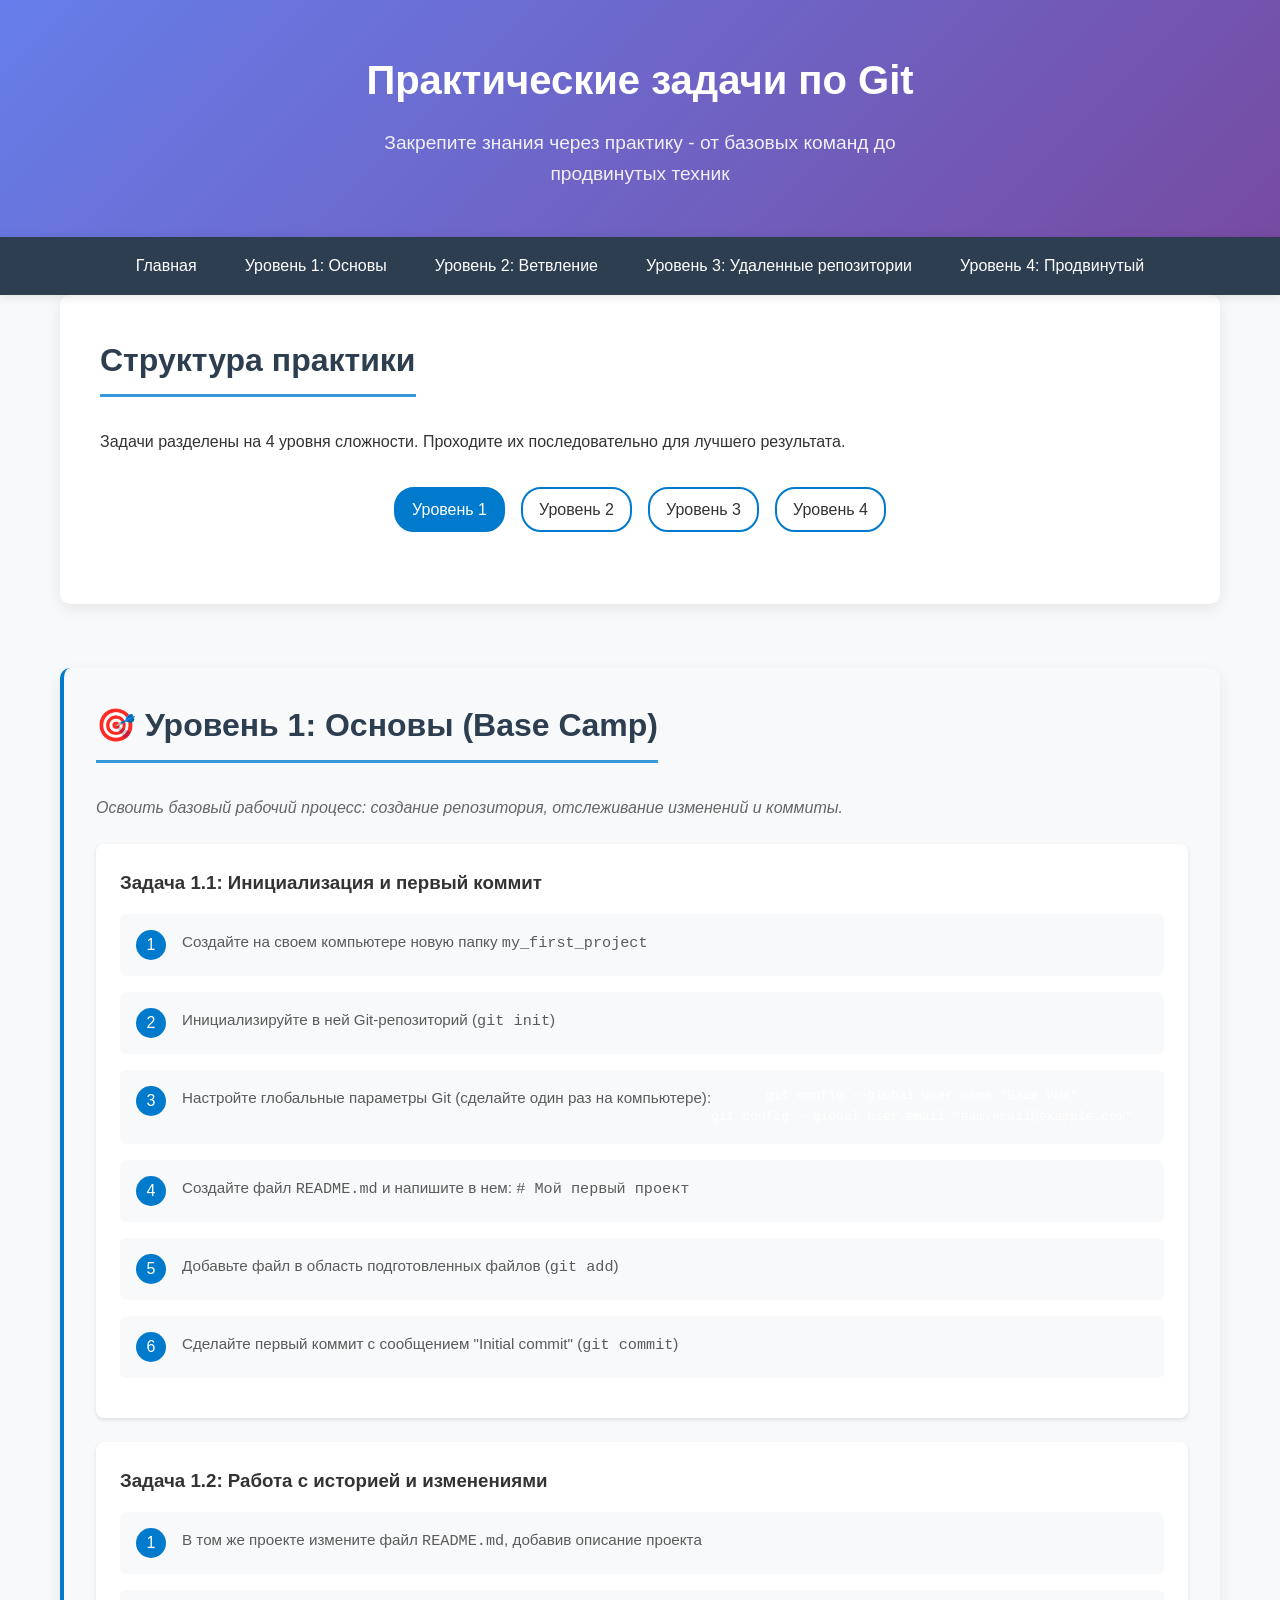
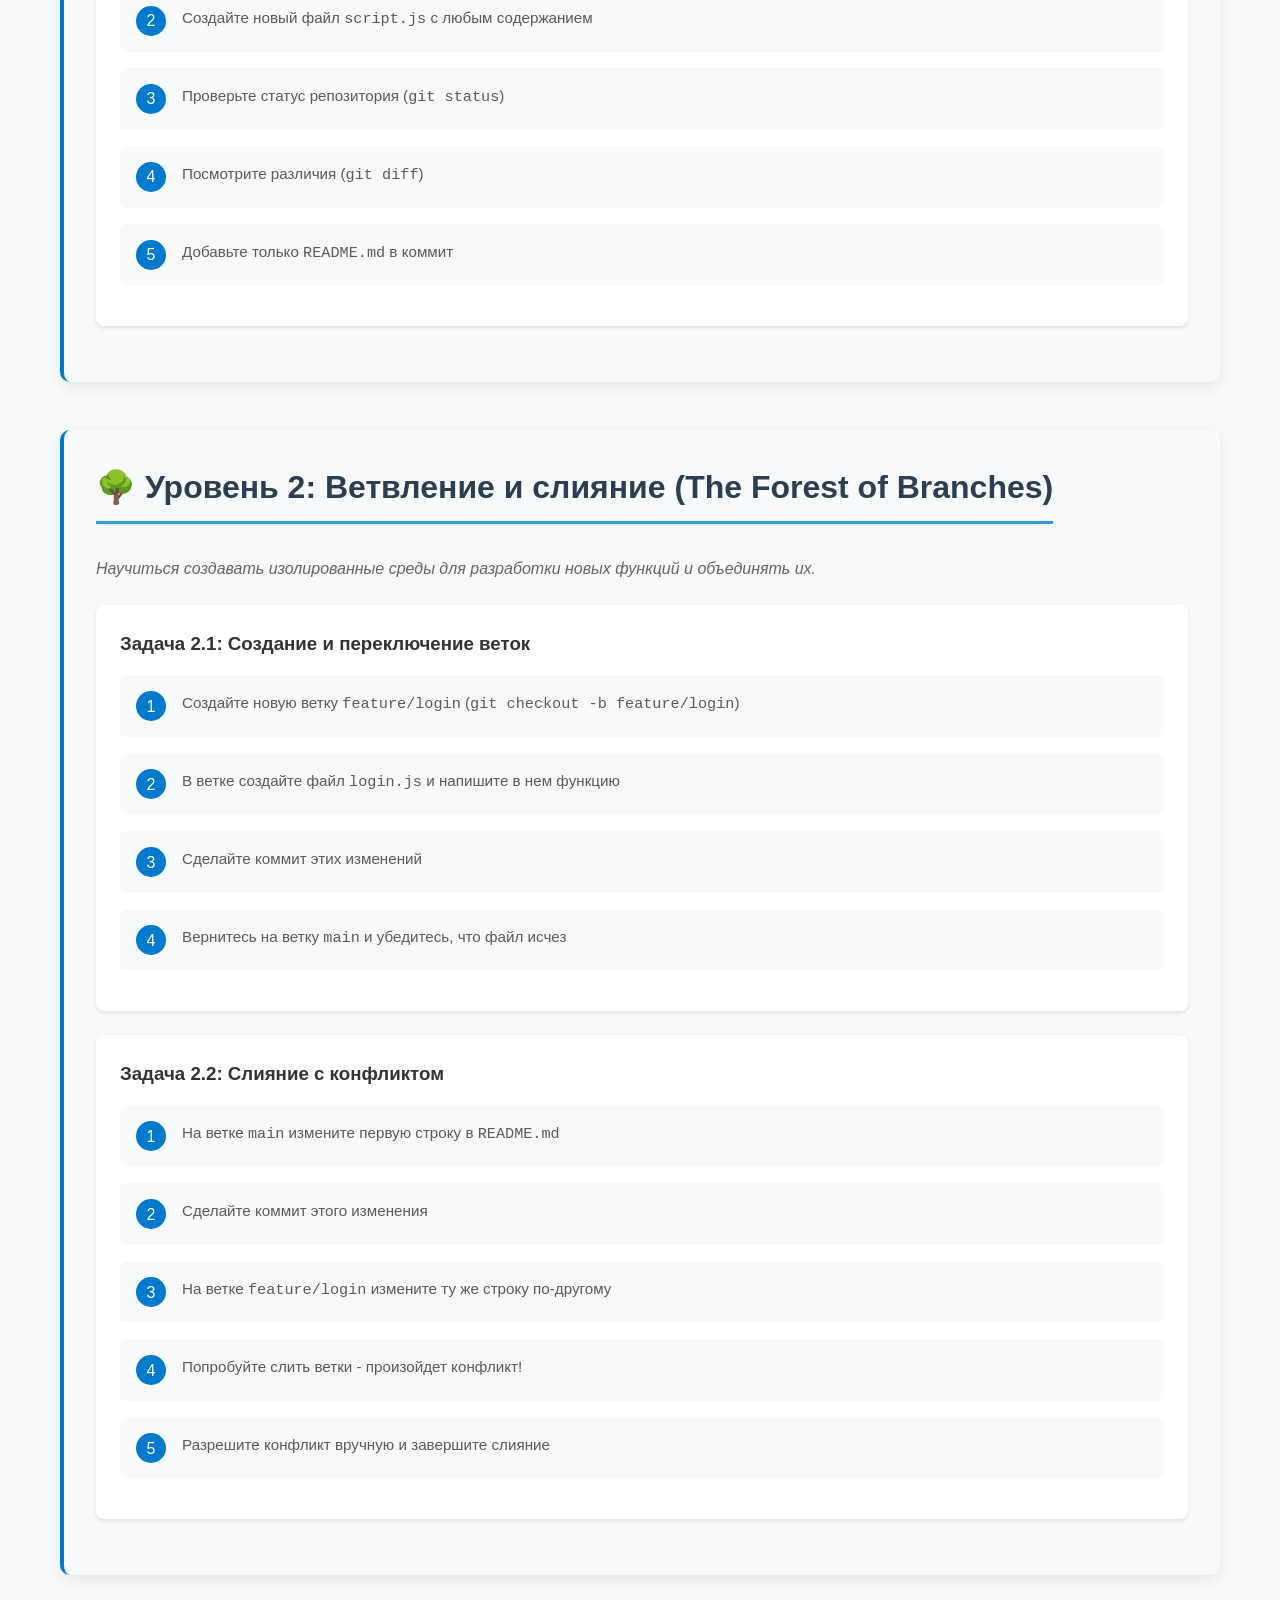
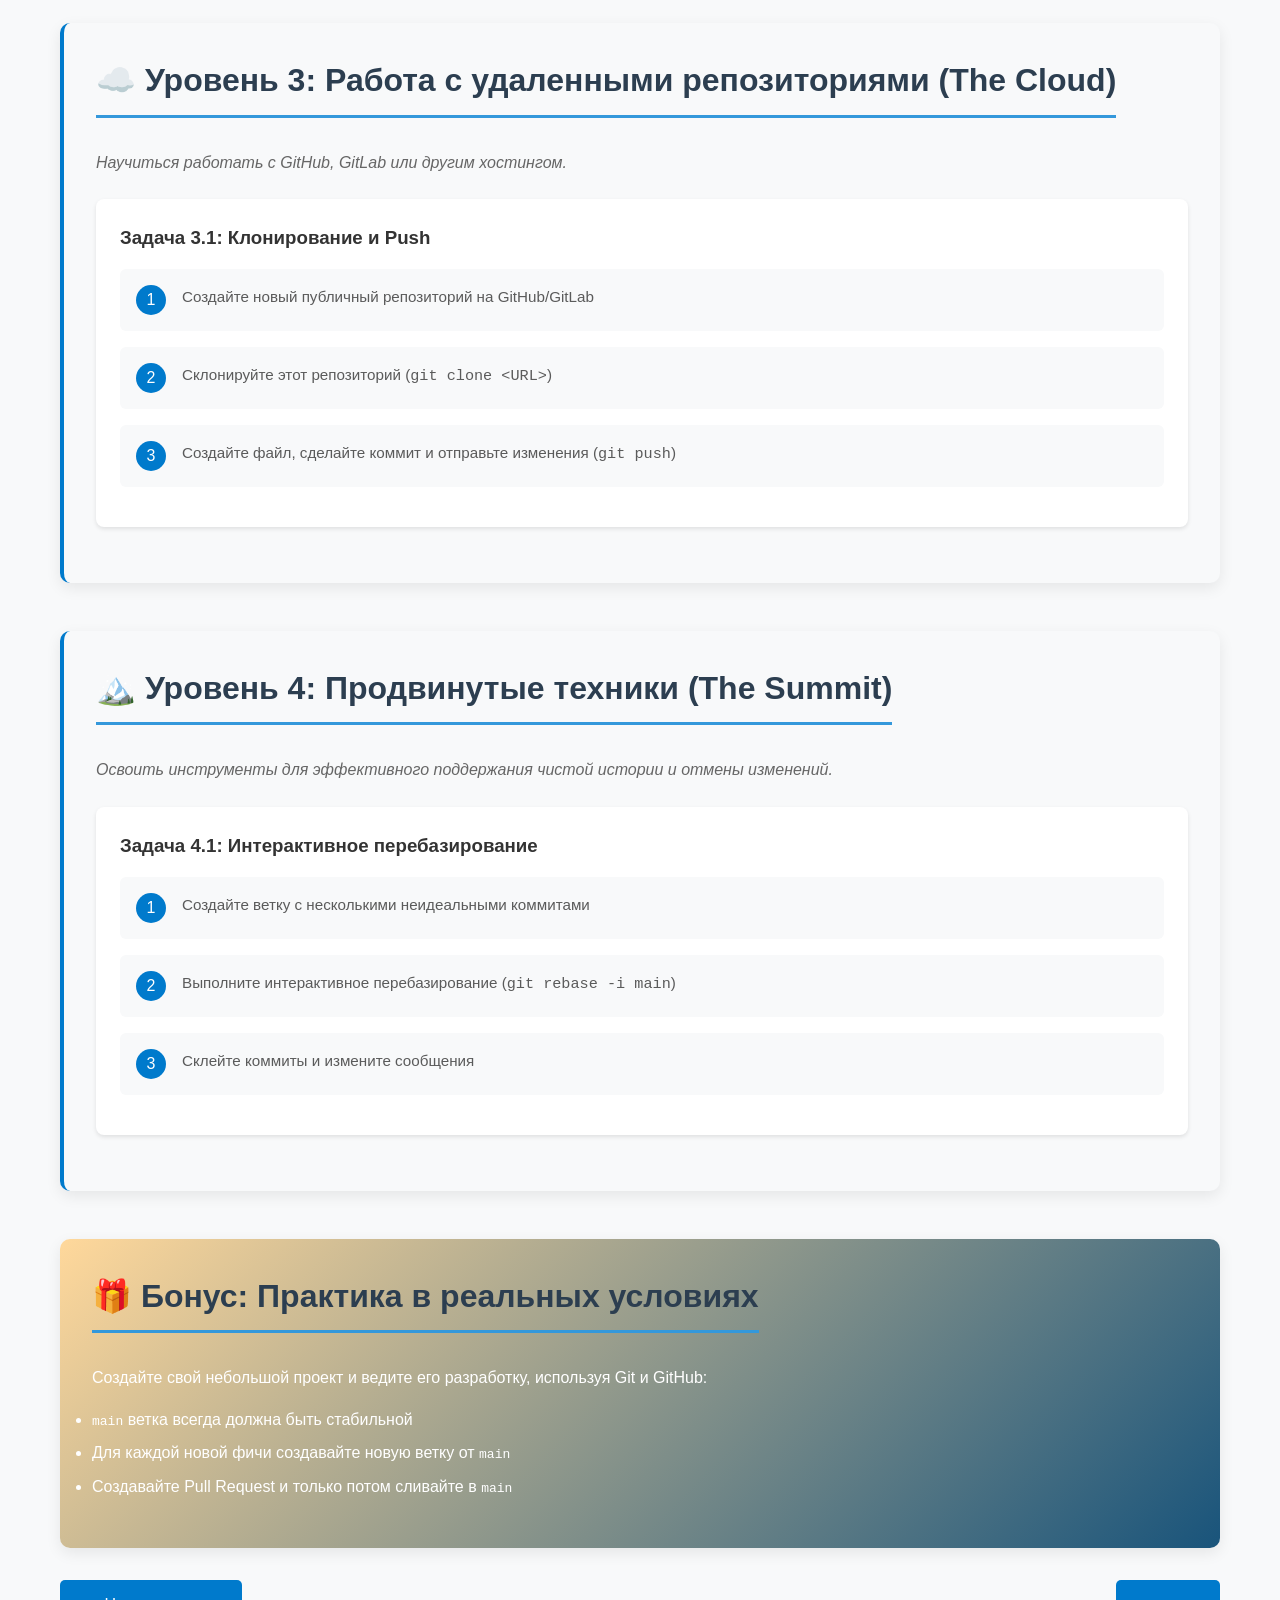
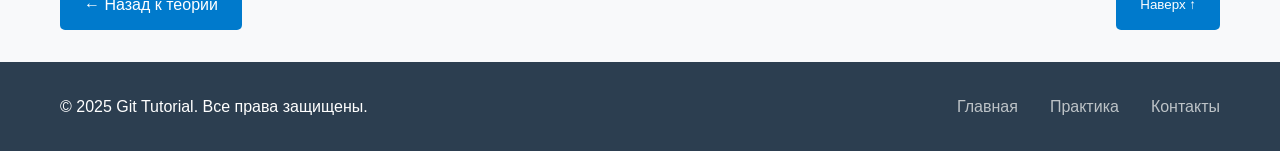
<file: practice.html>
<!DOCTYPE html>
<html lang="ru">

<head>
    <meta charset="UTF-8">
    <meta name="viewport" content="width=device-width, initial-scale=1.0">
    <title>Практические задачи по Git</title>
    <link rel="stylesheet" href="style.css">
</head>

<body>
    <header>
        <div class="container">
            <h1>Практические задачи по Git</h1>
            <p class="subtitle">Закрепите знания через практику - от базовых команд до продвинутых техник</p>
        </div>
    </header>

    <nav>
        <div class="container">
            <ul>
                <li><a href="index.html">Главная</a></li>
                <li><a href="#level1">Уровень 1: Основы</a></li>
                <li><a href="#level2">Уровень 2: Ветвление</a></li>
                <li><a href="#level3">Уровень 3: Удаленные репозитории</a></li>
                <li><a href="#level4">Уровень 4: Продвинутый</a></li>
            </ul>
        </div>
    </nav>

    <main class="container">
        <section class="intro">
            <h2>Структура практики</h2>
            <p>Задачи разделены на 4 уровня сложности. Проходите их последовательно для лучшего результата.</p>
            <div class="level-indicators">
                <div class="level-indicator active">Уровень 1</div>
                <div class="level-indicator">Уровень 2</div>
                <div class="level-indicator">Уровень 3</div>
                <div class="level-indicator">Уровень 4</div>
            </div>
        </section>

        <section id="level1" class="level-section">
            <h2>🎯 Уровень 1: Основы (Base Camp)</h2>
            <p class="level-description">Освоить базовый рабочий процесс: создание репозитория, отслеживание изменений и
                коммиты.</p>

            <div class="task">
                <h3>Задача 1.1: Инициализация и первый коммит</h3>
                <div class="task-steps">
                    <div class="step">
                        <span class="step-num">1</span>
                        <p>Создайте на своем компьютере новую папку <code>my_first_project</code></p>
                    </div>
                    <div class="step">
                        <span class="step-num">2</span>
                        <p>Инициализируйте в ней Git-репозиторий (<code>git init</code>)</p>
                    </div>
                    <div class="step">
                        <span class="step-num">3</span>
                        <p>Настройте глобальные параметры Git (сделайте один раз на компьютере):</p>
                        <div class="sub-steps">
                            <pre><code>git config --global user.name "Ваше Имя"</code></pre>
                            <pre><code>git config --global user.email "ваш.email@example.com"</code></pre>
                        </div>
                    </div>
                    <div class="step">
                        <span class="step-num">4</span>
                        <p>Создайте файл <code>README.md</code> и напишите в нем: <code># Мой первый проект</code></p>
                    </div>
                    <div class="step">
                        <span class="step-num">5</span>
                        <p>Добавьте файл в область подготовленных файлов (<code>git add</code>)</p>
                    </div>
                    <div class="step">
                        <span class="step-num">6</span>
                        <p>Сделайте первый коммит с сообщением "Initial commit" (<code>git commit</code>)</p>
                    </div>
                </div>
            </div>

            <div class="task">
                <h3>Задача 1.2: Работа с историей и изменениями</h3>
                <div class="task-steps">
                    <div class="step">
                        <span class="step-num">1</span>
                        <p>В том же проекте измените файл <code>README.md</code>, добавив описание проекта</p>
                    </div>
                    <div class="step">
                        <span class="step-num">2</span>
                        <p>Создайте новый файл <code>script.js</code> с любым содержанием</p>
                    </div>
                    <div class="step">
                        <span class="step-num">3</span>
                        <p>Проверьте статус репозитория (<code>git status</code>)</p>
                    </div>
                    <div class="step">
                        <span class="step-num">4</span>
                        <p>Посмотрите различия (<code>git diff</code>)</p>
                    </div>
                    <div class="step">
                        <span class="step-num">5</span>
                        <p>Добавьте только <code>README.md</code> в коммит</p>
                    </div>
                </div>
            </div>
        </section>

        <section id="level2" class="level-section">
            <h2>🌳 Уровень 2: Ветвление и слияние (The Forest of Branches)</h2>
            <p class="level-description">Научиться создавать изолированные среды для разработки новых функций и
                объединять их.</p>

            <div class="task">
                <h3>Задача 2.1: Создание и переключение веток</h3>
                <div class="task-steps">
                    <div class="step">
                        <span class="step-num">1</span>
                        <p>Создайте новую ветку <code>feature/login</code> (<code>git checkout -b feature/login</code>)
                        </p>
                    </div>
                    <div class="step">
                        <span class="step-num">2</span>
                        <p>В ветке создайте файл <code>login.js</code> и напишите в нем функцию</p>
                    </div>
                    <div class="step">
                        <span class="step-num">3</span>
                        <p>Сделайте коммит этих изменений</p>
                    </div>
                    <div class="step">
                        <span class="step-num">4</span>
                        <p>Вернитесь на ветку <code>main</code> и убедитесь, что файл исчез</p>
                    </div>
                </div>
            </div>

            <div class="task">
                <h3>Задача 2.2: Слияние с конфликтом</h3>
                <div class="task-steps">
                    <div class="step">
                        <span class="step-num">1</span>
                        <p>На ветке <code>main</code> измените первую строку в <code>README.md</code></p>
                    </div>
                    <div class="step">
                        <span class="step-num">2</span>
                        <p>Сделайте коммит этого изменения</p>
                    </div>
                    <div class="step">
                        <span class="step-num">3</span>
                        <p>На ветке <code>feature/login</code> измените ту же строку по-другому</p>
                    </div>
                    <div class="step">
                        <span class="step-num">4</span>
                        <p>Попробуйте слить ветки - произойдет конфликт!</p>
                    </div>
                    <div class="step">
                        <span class="step-num">5</span>
                        <p>Разрешите конфликт вручную и завершите слияние</p>
                    </div>
                </div>
            </div>
        </section>

        <section id="level3" class="level-section">
            <h2>☁️ Уровень 3: Работа с удаленными репозиториями (The Cloud)</h2>
            <p class="level-description">Научиться работать с GitHub, GitLab или другим хостингом.</p>

            <div class="task">
                <h3>Задача 3.1: Клонирование и Push</h3>
                <div class="task-steps">
                    <div class="step">
                        <span class="step-num">1</span>
                        <p>Создайте новый публичный репозиторий на GitHub/GitLab</p>
                    </div>
                    <div class="step">
                        <span class="step-num">2</span>
                        <p>Склонируйте этот репозиторий (<code>git clone &lt;URL&gt;</code>)</p>
                    </div>
                    <div class="step">
                        <span class="step-num">3</span>
                        <p>Создайте файл, сделайте коммит и отправьте изменения (<code>git push</code>)</p>
                    </div>
                </div>
            </div>
        </section>

        <section id="level4" class="level-section">
            <h2>🏔️ Уровень 4: Продвинутые техники (The Summit)</h2>
            <p class="level-description">Освоить инструменты для эффективного поддержания чистой истории и отмены
                изменений.</p>

            <div class="task">
                <h3>Задача 4.1: Интерактивное перебазирование</h3>
                <div class="task-steps">
                    <div class="step">
                        <span class="step-num">1</span>
                        <p>Создайте ветку с несколькими неидеальными коммитами</p>
                    </div>
                    <div class="step">
                        <span class="step-num">2</span>
                        <p>Выполните интерактивное перебазирование (<code>git rebase -i main</code>)</p>
                    </div>
                    <div class="step">
                        <span class="step-num">3</span>
                        <p>Склейте коммиты и измените сообщения</p>
                    </div>
                </div>
            </div>
        </section>

        <section class="bonus-section">
            <h2>🎁 Бонус: Практика в реальных условиях</h2>
            <div class="bonus-task">
                <p>Создайте свой небольшой проект и ведите его разработку, используя Git и GitHub:</p>
                <ul>
                    <li><code>main</code> ветка всегда должна быть стабильной</li>
                    <li>Для каждой новой фичи создавайте новую ветку от <code>main</code></li>
                    <li>Создавайте Pull Request и только потом сливайте в <code>main</code></li>
                </ul>
            </div>
        </section>

        <div class="navigation-buttons">
            <a href="index.html" class="nav-button">← Назад к теории</a>
            <button class="nav-button" onclick="scrollToTop()">Наверх ↑</button>
        </div>
    </main>

    <footer>
        <div class="container">
            <p>&copy; 2025 Git Tutorial. Все права защищены.</p>
            <div class="footer-links">
                <a href="index.html">Главная</a>
                <a href="practice.html">Практика</a>
                <a href="#">Контакты</a>
            </div>
        </div>
    </footer>

    <script>
        function scrollToTop() {
            window.scrollTo({ top: 0, behavior: 'smooth' });
        }
    </script>
</body>

</html>
</file>
<file: style.css>
/* Reset и базовые стили */
* {
    margin: 0;
    padding: 0;
    box-sizing: border-box;
}

body {
    font-family: 'Segoe UI', Tahoma, Geneva, Verdana, sans-serif;
    line-height: 1.6;
    color: #333;
    background-color: #f8f9fa;
}

.container {
    max-width: 1200px;
    margin: 0 auto;
    padding: 0 20px;
}

/* Header */
header {
    background: linear-gradient(135deg, #667eea 0%, #764ba2 100%);
    color: white;
    padding: 3rem 0;
    text-align: center;
}

header h1 {
    font-size: 2.5rem;
    margin-bottom: 1rem;
    font-weight: 700;
}

.subtitle {
    font-size: 1.2rem;
    opacity: 0.9;
    max-width: 600px;
    margin: 0 auto;
}

/* Navigation */
nav {
    background: #2c3e50;
    position: sticky;
    top: 0;
    z-index: 100;
    box-shadow: 0 2px 10px rgba(0, 0, 0, 0.1);
}

nav ul {
    display: flex;
    list-style: none;
    justify-content: center;
    flex-wrap: wrap;
}

nav li {
    margin: 0;
}

nav a {
    color: white;
    text-decoration: none;
    padding: 1rem 1.5rem;
    display: block;
    transition: all 0.3s ease;
    font-weight: 500;
}

nav a:hover {
    background: #34495e;
    color: #3498db;
}

/* Main content */
main {
    padding: 3rem 0;
}

section {
    margin-bottom: 4rem;
    background: white;
    border-radius: 10px;
    padding: 2.5rem;
    box-shadow: 0 5px 15px rgba(0, 0, 0, 0.08);
}

section h2 {
    color: #2c3e50;
    font-size: 2rem;
    margin-bottom: 2rem;
    border-bottom: 3px solid #3498db;
    padding-bottom: 0.5rem;
    display: inline-block;
}

/* Command blocks */
.command-block {
    display: grid;
    grid-template-columns: repeat(auto-fit, minmax(300px, 1fr));
    gap: 1.5rem;
    margin-top: 1.5rem;
}

.command {
    background: #f8f9fa;
    border: 1px solid #e9ecef;
    border-radius: 8px;
    padding: 1.5rem;
    transition: all 0.3s ease;
}

.command:hover {
    transform: translateY(-2px);
    box-shadow: 0 5px 15px rgba(0, 0, 0, 0.1);
    border-color: #3498db;
}

.command pre {
    background: #2c3e50;
    color: #ecf0f1;
    padding: 1rem;
    border-radius: 6px;
    overflow-x: auto;
    margin-bottom: 1rem;
}

.command code {
    font-family: 'Courier New', Courier, monospace;
    font-size: 0.9rem;
}

.command p {
    color: #666;
    font-size: 0.95rem;
    line-height: 1.5;
}

/* Workflow steps */
.workflow-steps {
    display: grid;
    grid-template-columns: repeat(auto-fit, minmax(250px, 1fr));
    gap: 2rem;
    margin-bottom: 3rem;
}

.step {
    text-align: center;
    padding: 2rem 1rem;
    background: linear-gradient(135deg, #667eea 0%, #764ba2 100%);
    color: white;
    border-radius: 10px;
    position: relative;
}

.step-number {
    width: 50px;
    height: 50px;
    background: white;
    color: #667eea;
    border-radius: 50%;
    display: flex;
    align-items: center;
    justify-content: center;
    font-size: 1.5rem;
    font-weight: bold;
    margin: 0 auto 1rem;
}

.step h3 {
    font-size: 1.3rem;
    margin-bottom: 1rem;
}

.step p {
    opacity: 0.9;
    font-size: 0.95rem;
}

/* Resources */
.resources-grid {
    display: grid;
    grid-template-columns: repeat(auto-fit, minmax(300px, 1fr));
    gap: 2rem;
}

.resource-card {
    background: #f8f9fa;
    border: 1px solid #e9ecef;
    border-radius: 10px;
    padding: 2rem;
    transition: all 0.3s ease;
}

.resource-card:hover {
    transform: translateY(-3px);
    box-shadow: 0 10px 25px rgba(0, 0, 0, 0.1);
}

.resource-card h3 {
    color: #2c3e50;
    margin-bottom: 1rem;
    font-size: 1.3rem;
}

.resource-card p {
    color: #666;
    margin-bottom: 1.5rem;
    line-height: 1.5;
}

.resource-link {
    display: inline-block;
    background: #3498db;
    color: white;
    text-decoration: none;
    padding: 0.7rem 1.5rem;
    border-radius: 5px;
    font-weight: 500;
    transition: all 0.3s ease;
}

.resource-link:hover {
    background: #2980b9;
    transform: translateX(5px);
}

/* Footer */
footer {
    background: #2c3e50;
    color: white;
    padding: 2rem 0;
    text-align: center;
}

footer .container {
    display: flex;
    justify-content: space-between;
    align-items: center;
    flex-wrap: wrap;
}

.footer-links {
    display: flex;
    gap: 2rem;
}

.footer-links a {
    color: #bdc3c7;
    text-decoration: none;
    transition: color 0.3s ease;
}

.footer-links a:hover {
    color: #3498db;
}

/* Стили для страницы практики */
.level-section {
    margin-bottom: 3rem;
    padding: 2rem;
    background: #f8f9fa;
    border-radius: 10px;
    border-left: 4px solid #007acc;
}

.level-description {
    font-style: italic;
    color: #666;
    margin-bottom: 1.5rem;
}

.task {
    background: white;
    padding: 1.5rem;
    margin: 1.5rem 0;
    border-radius: 8px;
    box-shadow: 0 2px 4px rgba(0, 0, 0, 0.1);
}

.task-steps {
    margin-top: 1rem;
}

.step {
    display: flex;
    align-items: flex-start;
    margin: 1rem 0;
    padding: 1rem;
    background: #f8f9fa;
    border-radius: 6px;
}

.step-num {
    background: #007acc;
    color: white;
    width: 30px;
    height: 30px;
    border-radius: 50%;
    display: flex;
    align-items: center;
    justify-content: center;
    margin-right: 1rem;
    flex-shrink: 0;
}

.step p {
    color: #4a4a4a;
}

.level-indicators {
    display: flex;
    justify-content: center;
    gap: 1rem;
    margin: 2rem 0;
}

.level-indicator {
    padding: 0.5rem 1rem;
    border: 2px solid #007acc;
    border-radius: 20px;
    cursor: pointer;
    transition: all 0.3s ease;
}

.level-indicator.active {
    background: #007acc;
    color: white;
}

.cta-section {
    text-align: center;
    padding: 3rem;
    background: linear-gradient(135deg, #667eea 0%, #764ba2 100%);
    color: white;
    border-radius: 10px;
    margin: 3rem 0;
}

.cta-button {
    display: inline-block;
    padding: 1rem 2rem;
    background: white;
    color: #667eea;
    text-decoration: none;
    border-radius: 5px;
    font-weight: bold;
    margin-top: 1rem;
    transition: transform 0.3s ease;
}

.cta-button:hover {
    transform: translateY(-2px);
}

.navigation-buttons {
    display: flex;
    justify-content: space-between;
    margin: 2rem 0;
}

.nav-button {
    padding: 0.75rem 1.5rem;
    background: #007acc;
    color: white;
    text-decoration: none;
    border-radius: 5px;
    border: none;
    cursor: pointer;
    transition: background 0.3s ease;
}

.nav-button:hover {
    background: #005a9e;
}

.bonus-section {
    background: linear-gradient(135deg, #ffd89b 0%, #19547b 100%);
    color: white;
    padding: 2rem;
    border-radius: 10px;
    margin: 2rem 0;
}

.bonus-task ul {
    text-align: left;
    margin: 1rem 0;
}

.bonus-task li {
    margin: 0.5rem 0;
}

/* Адаптивность */
@media (max-width: 768px) {
    header h1 {
        font-size: 2rem;
    }

    nav ul {
        flex-direction: column;
    }

    nav a {
        padding: 0.8rem 1rem;
        text-align: center;
    }

    section {
        padding: 1.5rem;
    }

    .command-block {
        grid-template-columns: 1fr;
    }

    .workflow-steps {
        grid-template-columns: 1fr;
    }

    footer .container {
        flex-direction: column;
        gap: 1rem;
    }

    .footer-links {
        flex-direction: column;
        gap: 0.5rem;
    }
}

@media (max-width: 480px) {
    header {
        padding: 2rem 0;
    }

    header h1 {
        font-size: 1.8rem;
    }

    .subtitle {
        font-size: 1rem;
    }

    section {
        padding: 1rem;
    }

    section h2 {
        font-size: 1.5rem;
    }
}

/* Плавная прокрутка */
html {
    scroll-behavior: smooth;
}

/* Выделение активного раздела */
section:target {
    animation: highlight 1.5s ease;
}

@keyframes highlight {
    0% {
        background-color: rgba(52, 152, 219, 0.1);
    }

    100% {
        background-color: white;
    }
}
</file>
